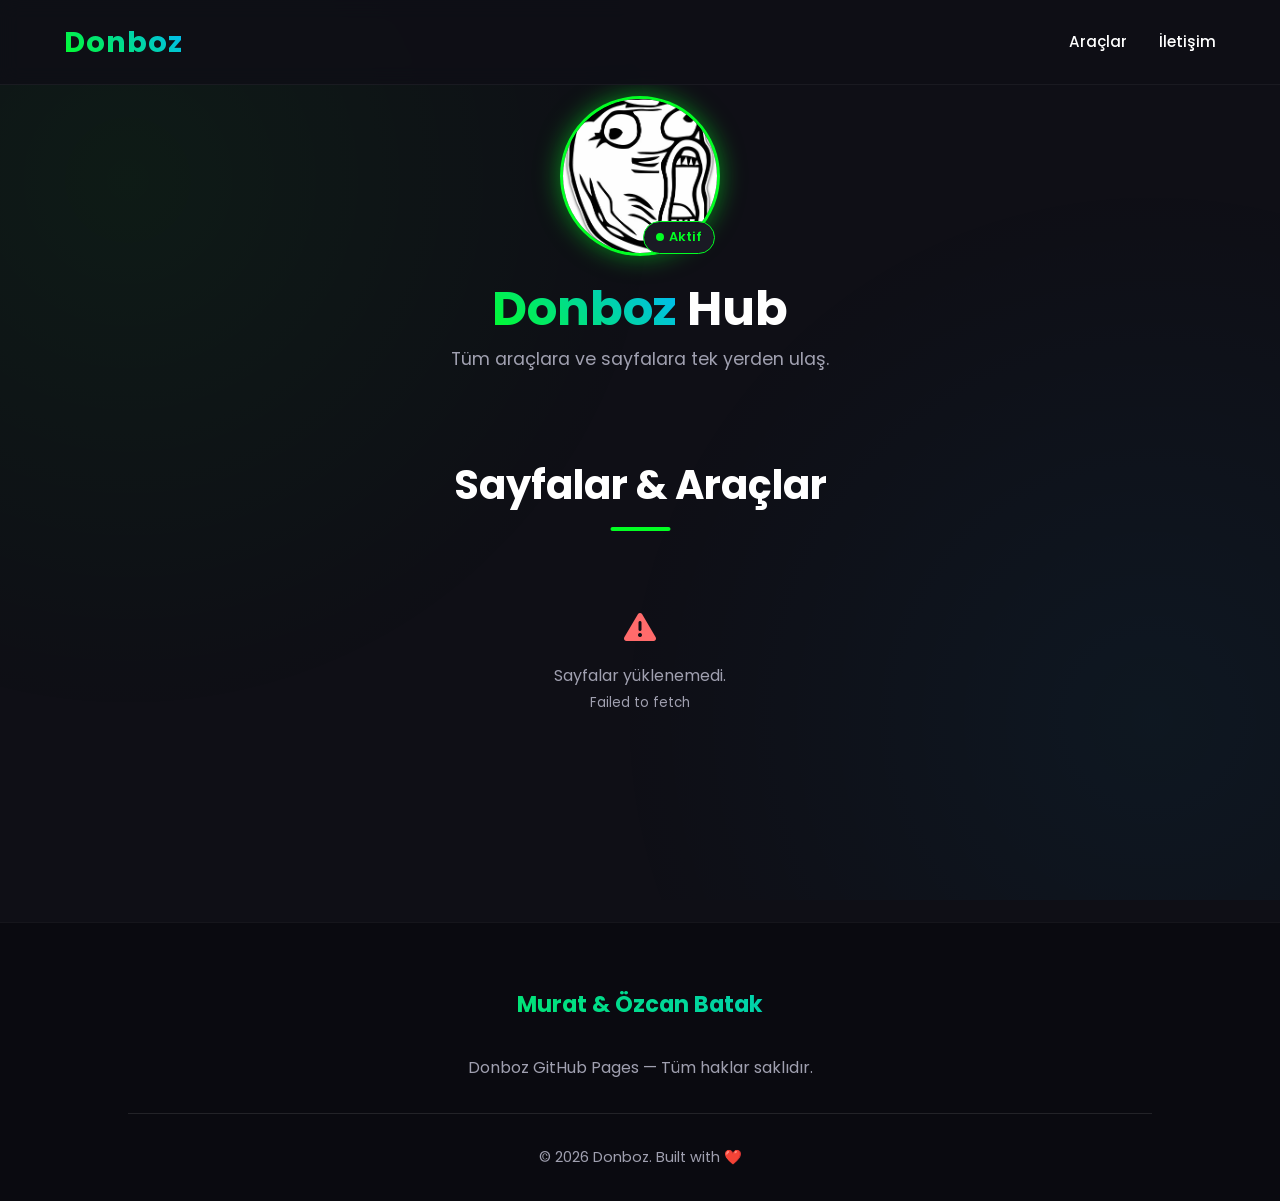
<file: index.html>
<!DOCTYPE html>
<html lang="tr">
<head>
    <meta charset="UTF-8">
    <meta name="viewport" content="width=device-width, initial-scale=1.0">
    <title>Donboz — Ana Sayfa</title>
    <link rel="preconnect" href="https://fonts.googleapis.com">
    <link rel="preconnect" href="https://fonts.gstatic.com" crossorigin>
    <link href="https://fonts.googleapis.com/css2?family=Poppins:wght@400;600;700&display=swap" rel="stylesheet">
    <link rel="stylesheet" href="https://cdnjs.cloudflare.com/ajax/libs/font-awesome/6.5.0/css/all.min.css">
    <link rel="stylesheet" href="style.css">
    <style>
        /* Hub sayfasına özel ek stiller */
        .hub-hero {
            min-height: 40vh;
            display: flex;
            flex-direction: column;
            align-items: center;
            justify-content: center;
            text-align: center;
            padding: 6rem 5% 3rem;
        }

        .hub-hero h1 {
            font-size: 3rem;
            margin-bottom: 0.5rem;
        }

        .hub-hero p {
            color: var(--text-secondary);
            font-size: 1.1rem;
            max-width: 500px;
        }

        /* Araçlar / Sayfalar Izgarası */
        .tools-section {
            padding: 2rem 10% 5rem;
        }

        .tools-grid {
            display: grid;
            grid-template-columns: repeat(auto-fill, minmax(240px, 1fr));
            gap: 1.5rem;
            margin-top: 2rem;
        }

        .tool-card {
            background: var(--card-bg);
            border: 1px solid rgba(255, 255, 255, 0.06);
            border-radius: 18px;
            padding: 2rem 1.5rem;
            text-align: center;
            text-decoration: none;
            color: var(--text-main);
            transition: transform 0.3s, border-color 0.3s, box-shadow 0.3s;
            display: flex;
            flex-direction: column;
            align-items: center;
            gap: 0.75rem;
            cursor: pointer;
        }

        .tool-card:hover {
            transform: translateY(-8px);
            border-color: var(--accent);
            box-shadow: 0 8px 30px rgba(2, 255, 35, 0.15);
        }

        .tool-card .icon {
            width: 60px;
            height: 60px;
            border-radius: 50%;
            background: linear-gradient(135deg, rgba(2,255,35,0.15), rgba(0,183,255,0.15));
            display: flex;
            align-items: center;
            justify-content: center;
            font-size: 1.6rem;
            color: var(--accent);
            border: 1px solid rgba(2, 255, 35, 0.2);
            transition: 0.3s;
        }

        .tool-card:hover .icon {
            background: linear-gradient(135deg, rgba(2,255,35,0.3), rgba(0,183,255,0.3));
            box-shadow: 0 0 20px var(--accent-glow);
        }

        .tool-card h3 {
            font-size: 1.1rem;
            font-weight: 600;
        }

        .tool-card p {
            font-size: 0.85rem;
            color: var(--text-secondary);
        }

        /* Yükleniyor ve boş durum */
        .loading-state,
        .empty-state {
            grid-column: 1 / -1;
            text-align: center;
            padding: 3rem;
            color: var(--text-secondary);
        }

        .loading-state i {
            font-size: 2rem;
            color: var(--accent);
            animation: spin 1s linear infinite;
        }

        @keyframes spin {
            from { transform: rotate(0deg); }
            to { transform: rotate(360deg); }
        }

        /* Section başlık (tekrar kullanılabilir) */
        .tools-section .section-title {
            margin-bottom: 0;
        }

        /* Footer override: kısa bilgi */
        .footer-brand {
            font-size: 1.4rem;
            font-weight: 700;
            background: var(--gradient);
            -webkit-background-clip: text;
            -webkit-text-fill-color: transparent;
            margin-bottom: 0.5rem;
        }

        @media (max-width: 600px) {
            .hub-hero h1 { font-size: 2rem; }
            .tools-section { padding: 2rem 5% 4rem; }
        }
    </style>
</head>
<body>

    <!-- Arkaplan animasyon katmanı -->
    <div class="bg-animation"></div>

    <!-- Header -->
    <header>
        <span class="logo"><span class="gradient-text">Donboz</span></span>
        <nav class="nav-menu" id="navMenu">
            <a href="#tools" class="nav-link">Araçlar</a>
            <a href="#footer" class="nav-link">İletişim</a>
        </nav>
        <div class="menu-toggle" id="menuToggle" aria-label="Menüyü aç/kapat">
            <span class="bar"></span>
            <span class="bar"></span>
            <span class="bar"></span>
        </div>
    </header>

    <!-- Hero -->
    <section class="hub-hero">
        <div class="img-container" style="margin-bottom:1rem;">
            <img src="imgs/s-l400.jpg" alt="Donboz" class="profile-img">
            <span class="status-badge"><span style="width:8px;height:8px;background:var(--accent);border-radius:50%;display:inline-block;"></span> Aktif</span>
        </div>
        <h1><span class="gradient-text">Donboz</span> Hub</h1>
        <p>Tüm araçlara ve sayfalara tek yerden ulaş.</p>
    </section>

    <!-- Araçlar -->
    <main class="tools-section" id="tools">
        <h2 class="section-title">Sayfalar &amp; Araçlar</h2>
        <div class="tools-grid" id="toolsGrid">
            <div class="loading-state">
                <i class="fa-solid fa-circle-notch"></i>
                <p style="margin-top:1rem;">Sayfalar yükleniyor…</p>
            </div>
        </div>
    </main>

    <!-- Footer -->
    <footer id="footer">
        <div class="footer-content">
            <p class="footer-brand">Murat &amp; Özcan Batak</p>
            <p>Donboz GitHub Pages — Tüm haklar saklıdır.</p>
        </div>
        <div class="copyright">
            <p>&copy; <span id="year"></span> Donboz. Built with ❤️</p>
        </div>
    </footer>

    <!-- Yukarı çık butonu -->
    <a href="#" class="scroll-top" id="scrollTop" aria-label="Yukarı çık">
        <i class="fa-solid fa-chevron-up"></i>
    </a>

    <script>
        // ── Yıl ──────────────────────────────────────────────
        document.getElementById('year').textContent = new Date().getFullYear();

        // ── Hamburger Menü ────────────────────────────────────
        const menuToggle = document.getElementById('menuToggle');
        const navMenu    = document.getElementById('navMenu');
        menuToggle.addEventListener('click', () => {
            menuToggle.classList.toggle('active');
            navMenu.classList.toggle('active');
        });

        // ── Yukarı Çık ────────────────────────────────────────
        const scrollTopBtn = document.getElementById('scrollTop');
        window.addEventListener('scroll', () => {
            scrollTopBtn.classList.toggle('active', window.scrollY > 300);
        });

        // ── Sayfa İkonları ────────────────────────────────────
        const PAGE_ICONS = {
            'banner'     : { icon: 'fa-solid fa-scissors',         desc: 'Instagram banner bölücü aracı' },
            'qr'         : { icon: 'fa-solid fa-qrcode',           desc: 'URL veya metin için QR kod oluştur' },
            'links'      : { icon: 'fa-solid fa-link',             desc: "Sosyal medya link hub'ı oluştur ve paylaş" },
            'tshirt'     : { icon: 'fa-solid fa-shirt',            desc: 'Logonu 3D kıyafet üzerinde önizle' },
            'default'    : { icon: 'fa-solid fa-file-code',        desc: 'Bir araç veya sayfa' }
        };

        function getPageMeta(filename) {
            const key = filename.replace('.html', '').toLowerCase();
            return PAGE_ICONS[key] || PAGE_ICONS['default'];
        }

        function friendlyName(filename) {
            const name = filename.replace('.html', '');
            return name.charAt(0).toUpperCase() + name.slice(1);
        }

        // ── GitHub API ile HTML Dosyalarını Otomatik Tespit ───
        const REPO    = 'Donboz/donboz.github.io';
        const API_URL = `https://api.github.com/repos/${REPO}/contents/`;

        async function loadPages() {
            const grid = document.getElementById('toolsGrid');
            try {
                const res   = await fetch(API_URL, { headers: { 'Accept': 'application/vnd.github+json' } });
                if (!res.ok) throw new Error(`GitHub API hatası: ${res.status}`);
                const files = await res.json();

                const htmlFiles = files.filter(f =>
                    f.type === 'file' &&
                    f.name.endsWith('.html') &&
                    f.name.toLowerCase() !== 'index.html'
                );

                grid.innerHTML = '';

                if (htmlFiles.length === 0) {
                    grid.innerHTML = '<div class="empty-state"><i class="fa-solid fa-folder-open" style="font-size:2rem;"></i><p style="margin-top:1rem;">Henüz başka bir sayfa yok.</p></div>';
                    return;
                }

                htmlFiles.forEach(file => {
                    const meta = getPageMeta(file.name);
                    const card = document.createElement('a');
                    card.href      = file.name;
                    card.className = 'tool-card';
                    card.innerHTML = `
                        <div class="icon"><i class="${meta.icon}"></i></div>
                        <h3>${friendlyName(file.name)}</h3>
                        <p>${meta.desc}</p>
                    `;
                    grid.appendChild(card);
                });

            } catch (err) {
                console.error(err);
                grid.innerHTML = `<div class="empty-state"><i class="fa-solid fa-triangle-exclamation" style="font-size:2rem;color:#ff6b6b;"></i><p style="margin-top:1rem;">Sayfalar yüklenemedi.<br><small>${err.message}</small></p></div>`;
            }
        }

        loadPages();
    </script>
</body>
</html>
</file>
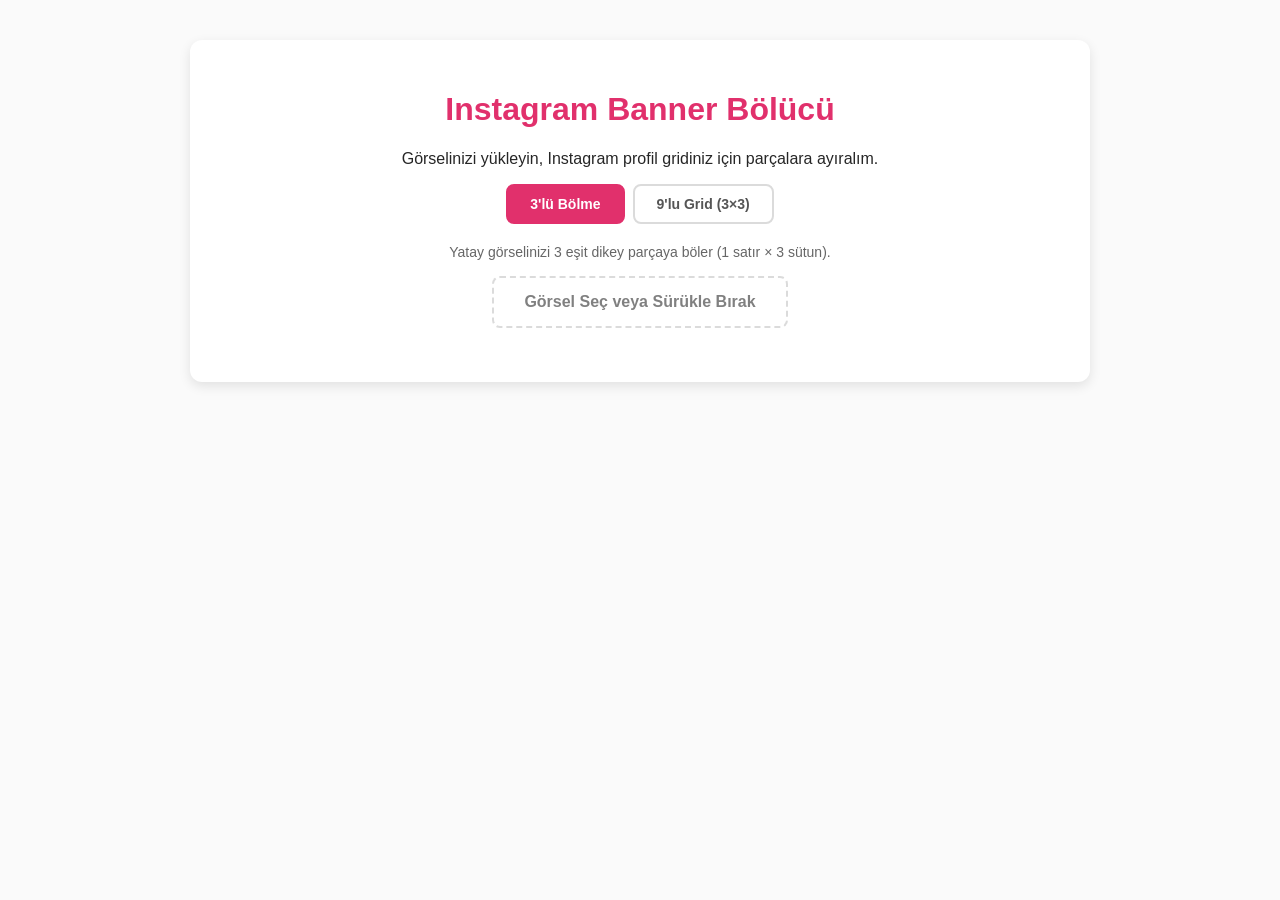
<file: banner.html>
<!DOCTYPE html>
<html lang="tr">
<head>
    <meta charset="UTF-8">
    <meta name="viewport" content="width=device-width, initial-scale=1.0">
    <title>Instagram Banner Bölücü</title>
    <style>
        :root {
            --primary-color: #E1306C;
            --bg-color: #fafafa;
            --text-color: #262626;
        }
        body {
            font-family: -apple-system, BlinkMacSystemFont, "Segoe UI", Roboto, Helvetica, Arial, sans-serif;
            background-color: var(--bg-color);
            color: var(--text-color);
            max-width: 900px;
            margin: 0 auto;
            padding: 20px;
            text-align: center;
        }
        .container {
            background: white;
            padding: 30px;
            border-radius: 12px;
            box-shadow: 0 4px 12px rgba(0,0,0,0.1);
            margin-top: 20px;
        }
        h1 { color: var(--primary-color); }

        /* Mode tabs */
        .mode-tabs {
            display: flex; gap: 8px; justify-content: center; margin-bottom: 20px;
        }
        .mode-tab {
            padding: 10px 22px; border-radius: 8px; border: 2px solid #dbdbdb;
            background: white; cursor: pointer; font-weight: 600;
            font-size: 14px; transition: all 0.2s; color: #555;
        }
        .mode-tab.active {
            background: var(--primary-color); border-color: var(--primary-color); color: white;
        }

        .upload-btn-wrapper {
            position: relative;
            overflow: hidden;
            display: inline-block;
            margin-bottom: 20px;
        }
        .btn {
            border: 2px dashed #dbdbdb;
            color: gray;
            background-color: white;
            padding: 15px 30px;
            border-radius: 8px;
            font-size: 16px;
            font-weight: bold;
            cursor: pointer;
            transition: all 0.3s ease;
        }
        .upload-btn-wrapper input[type=file] {
            font-size: 100px;
            position: absolute;
            left: 0;
            top: 0;
            opacity: 0;
            cursor: pointer;
        }
        .upload-btn-wrapper:hover .btn {
            border-color: var(--primary-color);
            color: var(--primary-color);
        }

        /* 3-split grid preview */
        #preview-container { display: none; margin-top: 30px; }
        .grid-preview {
            display: flex;
            justify-content: center;
            gap: 5px;
            margin-bottom: 20px;
        }
        .grid-item {
            display: flex;
            flex-direction: column;
            align-items: center;
            width: 32%;
        }
        .grid-item img {
            width: 100%;
            height: auto;
            border: 1px solid #dbdbdb;
            border-radius: 4px;
        }
        .download-btn {
            margin-top: 8px;
            background-color: #0095f6;
            color: white;
            border: none;
            padding: 8px 16px;
            border-radius: 4px;
            cursor: pointer;
            text-decoration: none;
            font-size: 13px;
            font-weight: 600;
            display: inline-block;
        }
        .download-btn:hover { background-color: #007bb5; }

        /* 9-grid preview */
        #preview9-container { display: none; margin-top: 30px; }
        .grid9-preview {
            display: grid;
            grid-template-columns: repeat(3, 1fr);
            gap: 3px;
            max-width: 540px;
            margin: 0 auto 16px;
        }
        .grid9-item {
            display: flex;
            flex-direction: column;
            align-items: center;
        }
        .grid9-item img {
            width: 100%;
            aspect-ratio: 1;
            object-fit: cover;
            border: 1px solid #dbdbdb;
            border-radius: 3px;
            display: block;
        }
        .grid9-item .panel-num {
            font-size: 11px;
            color: #888;
            margin-top: 3px;
        }
        .download-all-btn {
            background-color: var(--primary-color);
            color: white;
            border: none;
            padding: 12px 28px;
            border-radius: 8px;
            cursor: pointer;
            font-size: 15px;
            font-weight: 600;
            margin-top: 8px;
        }
        .download-all-btn:hover { background-color: #c1275a; }

        .instructions {
            background-color: #fff9c4;
            padding: 15px;
            border-radius: 8px;
            text-align: left;
            font-size: 14px;
            margin-top: 20px;
            border-left: 4px solid #fbc02d;
        }
        .instructions.nine {
            background-color: #e3f2fd;
            border-left-color: #1976d2;
        }
    </style>
</head>
<body>

    <div class="container">
        <h1>Instagram Banner Bölücü</h1>
        <p>Görselinizi yükleyin, Instagram profil gridiniz için parçalara ayıralım.</p>

        <!-- Mode selector -->
        <div class="mode-tabs">
            <button class="mode-tab active" id="tab3">3'lü Bölme</button>
            <button class="mode-tab" id="tab9">9'lu Grid (3×3)</button>
        </div>

        <div id="modeDesc3" style="font-size:14px;color:#666;margin-bottom:16px;">
            Yatay görselinizi 3 eşit dikey parçaya böler (1 satır × 3 sütun).
        </div>
        <div id="modeDesc9" style="display:none;font-size:14px;color:#666;margin-bottom:16px;">
            Görselinizi 9 eşit kareye böler (3 satır × 3 sütun) — tam Instagram profil gridiniz.
        </div>

        <div class="upload-btn-wrapper">
            <button class="btn">Görsel Seç veya Sürükle Bırak</button>
            <input type="file" id="imageInput" accept="image/png, image/jpeg, image/jpg, image/webp" />
        </div>

        <!-- 3-split result -->
        <div id="preview-container">
            <h3>Önizleme ve İndirme</h3>
            <div class="grid-preview" id="gridPreview"></div>
            <div class="instructions">
                <strong>💡 Yükleme Sırası:</strong> Görsellerin yan yana düzgün durması için parçaları
                <strong>sağdan sola (Parça 3 → 2 → 1)</strong> sırasıyla yükleyin.
            </div>
        </div>

        <!-- 9-grid result -->
        <div id="preview9-container">
            <h3>9'lu Grid Önizleme</h3>
            <div class="grid9-preview" id="grid9Preview"></div>
            <button class="download-all-btn" id="downloadAll9Btn">
                ⬇️ Tüm 9 Parçayı İndir
            </button>
            <div class="instructions nine">
                <strong>💡 Instagram Yükleme Sırası:</strong> Profil gridinde doğru görünmesi için parçaları
                <strong>aşağıdan yukarıya, her satırda sağdan sola</strong> yükleyin:<br>
                <em>9 → 8 → 7 → 6 → 5 → 4 → 3 → 2 → 1</em>
            </div>
        </div>
    </div>

    <script>
        let currentMode = '3';

        document.getElementById('tab3').addEventListener('click', () => {
            currentMode = '3';
            document.getElementById('tab3').classList.add('active');
            document.getElementById('tab9').classList.remove('active');
            document.getElementById('modeDesc3').style.display = '';
            document.getElementById('modeDesc9').style.display = 'none';
            document.getElementById('preview-container').style.display = 'none';
            document.getElementById('preview9-container').style.display = 'none';
        });

        document.getElementById('tab9').addEventListener('click', () => {
            currentMode = '9';
            document.getElementById('tab9').classList.add('active');
            document.getElementById('tab3').classList.remove('active');
            document.getElementById('modeDesc9').style.display = '';
            document.getElementById('modeDesc3').style.display = 'none';
            document.getElementById('preview-container').style.display = 'none';
            document.getElementById('preview9-container').style.display = 'none';
        });

        const imageInput = document.getElementById('imageInput');

        imageInput.addEventListener('change', function(e) {
            const file = e.target.files[0];
            if (!file) return;
            const reader = new FileReader();
            reader.onload = function(event) {
                const img = new Image();
                img.onload = function() {
                    if (currentMode === '3') {
                        process3Split(img, file.name);
                    } else {
                        process9Grid(img, file.name);
                    }
                };
                img.src = event.target.result;
            };
            reader.readAsDataURL(file);
        });

        // ── 3-split ──────────────────────────────────────────
        function process3Split(img, originalFilename) {
            document.getElementById('gridPreview').innerHTML = '';
            document.getElementById('preview9-container').style.display = 'none';

            const width = img.width;
            const height = img.height;
            const partWidth = Math.floor(width / 3);
            const namePrefix = originalFilename.split('.')[0] || 'banner';

            for (let i = 0; i < 3; i++) {
                const canvas = document.createElement('canvas');
                canvas.width = partWidth;
                canvas.height = height;
                const ctx = canvas.getContext('2d');
                ctx.drawImage(img, i * partWidth, 0, partWidth, height, 0, 0, partWidth, height);

                const dataUrl = canvas.toDataURL('image/jpeg', 1.0);
                const itemDiv = document.createElement('div');
                itemDiv.className = 'grid-item';

                const imgPreview = document.createElement('img');
                imgPreview.src = dataUrl;

                const downloadLink = document.createElement('a');
                downloadLink.href = dataUrl;
                downloadLink.download = `${namePrefix}_parca_${i + 1}.jpg`;
                downloadLink.className = 'download-btn';
                downloadLink.innerText = `Parça ${i + 1} İndir`;

                itemDiv.appendChild(imgPreview);
                itemDiv.appendChild(downloadLink);
                document.getElementById('gridPreview').appendChild(itemDiv);
            }
            document.getElementById('preview-container').style.display = 'block';
        }

        // ── 9-grid ───────────────────────────────────────────
        let nineGridDataUrls = [];

        function process9Grid(img, originalFilename) {
            const grid9Preview = document.getElementById('grid9Preview');
            grid9Preview.innerHTML = '';
            document.getElementById('preview-container').style.display = 'none';
            nineGridDataUrls = [];

            // For 9-grid we work with a square crop of the image
            // Each cell is squareCrop/3 × squareCrop/3
            const cellSize = Math.min(Math.floor(img.width / 3), Math.floor(img.height / 3));
            const totalW = cellSize * 3;
            const totalH = cellSize * 3;

            // Center-crop source image to totalW × totalH
            const srcX = Math.floor((img.width  - totalW) / 2);
            const srcY = Math.floor((img.height - totalH) / 2);

            const namePrefix = originalFilename.split('.')[0] || 'grid';

            // Generate all 9 cells: row 0 = top, row 2 = bottom
            // Panel number assignment for Instagram: bottom-left = 1, bottom-right = 3,
            // top-left = 7, top-right = 9
            for (let row = 0; row < 3; row++) {
                for (let col = 0; col < 3; col++) {
                    const panelNum = (2 - row) * 3 + (col + 1); // 7,8,9 | 4,5,6 | 1,2,3
                    const canvas = document.createElement('canvas');
                    canvas.width  = cellSize;
                    canvas.height = cellSize;
                    const ctx = canvas.getContext('2d');
                    ctx.drawImage(
                        img,
                        srcX + col * cellSize, srcY + row * cellSize, cellSize, cellSize,
                        0, 0, cellSize, cellSize
                    );
                    const dataUrl = canvas.toDataURL('image/jpeg', 0.95);
                    nineGridDataUrls[panelNum] = { url: dataUrl, name: `${namePrefix}_panel_${panelNum}.jpg` };

                    const itemDiv = document.createElement('div');
                    itemDiv.className = 'grid9-item';

                    const imgEl = document.createElement('img');
                    imgEl.src = dataUrl;

                    const numEl = document.createElement('div');
                    numEl.className = 'panel-num';
                    numEl.textContent = `Panel ${panelNum}`;

                    itemDiv.appendChild(imgEl);
                    itemDiv.appendChild(numEl);
                    grid9Preview.appendChild(itemDiv);
                }
            }

            document.getElementById('preview9-container').style.display = 'block';
        }

        document.getElementById('downloadAll9Btn').addEventListener('click', () => {
            // Download each panel sequentially with a small delay
            nineGridDataUrls.forEach((item, idx) => {
                if (!item) return;
                setTimeout(() => {
                    const a = document.createElement('a');
                    a.href = item.url;
                    a.download = item.name;
                    a.click();
                }, (idx - 1) * 300);
            });
        });
    </script>
</body>
</html>
</file>
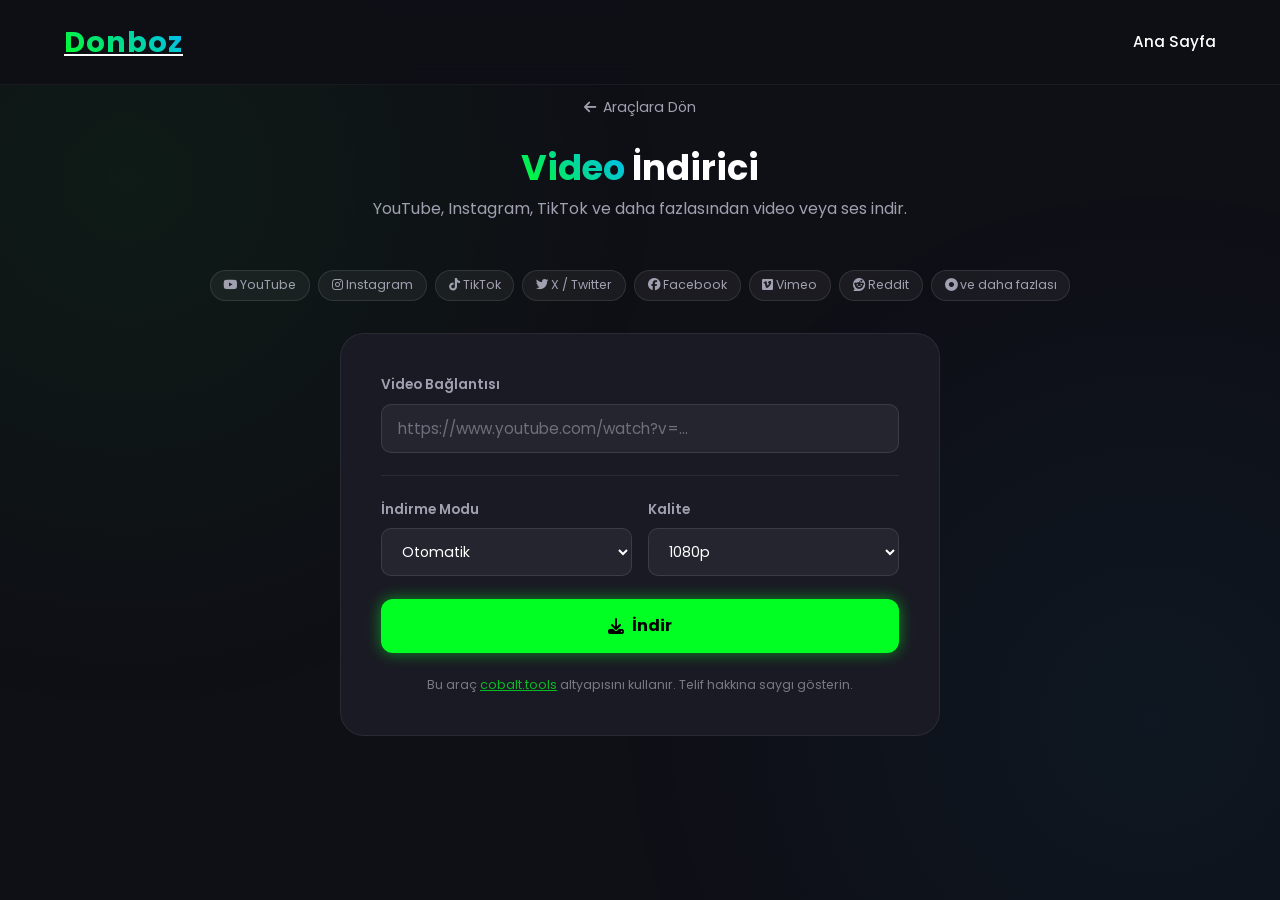
<file: downloader.html>
<!DOCTYPE html>
<html lang="tr">
<head>
    <meta charset="UTF-8">
    <meta name="viewport" content="width=device-width, initial-scale=1.0">
    <title>Video İndirici — Donboz</title>
    <link rel="preconnect" href="https://fonts.googleapis.com">
    <link rel="preconnect" href="https://fonts.gstatic.com" crossorigin>
    <link href="https://fonts.googleapis.com/css2?family=Poppins:wght@400;600;700&display=swap" rel="stylesheet">
    <link rel="stylesheet" href="https://cdnjs.cloudflare.com/ajax/libs/font-awesome/6.5.0/css/all.min.css">
    <link rel="stylesheet" href="style.css">
    <style>
        .page-wrapper {
            min-height: 100vh;
            padding: 6rem 5% 4rem;
            display: flex;
            flex-direction: column;
            align-items: center;
        }
        .page-title { font-size: 2.2rem; margin-bottom: 0.4rem; text-align: center; }
        .page-subtitle { color: var(--text-secondary); margin-bottom: 2.5rem; text-align: center; font-size: 1rem; max-width: 560px; }

        .tool-box {
            background: var(--card-bg);
            border: 1px solid rgba(255,255,255,0.07);
            border-radius: 24px;
            padding: 2.5rem;
            width: 100%;
            max-width: 600px;
            display: flex;
            flex-direction: column;
            gap: 1.4rem;
        }

        .form-group { display: flex; flex-direction: column; gap: 0.5rem; }
        .form-label { font-size: 0.85rem; font-weight: 600; color: var(--text-secondary); }

        .url-row {
            display: flex; gap: 0.6rem;
        }
        .url-input {
            flex: 1;
            background: rgba(255,255,255,0.05);
            border: 1px solid rgba(255,255,255,0.1);
            border-radius: 10px;
            padding: 0.75rem 1rem;
            color: var(--text-main);
            font-family: 'Poppins', sans-serif;
            font-size: 0.95rem;
            outline: none;
            transition: border-color 0.3s;
        }
        .url-input:focus { border-color: var(--accent); }
        .url-input::placeholder { color: var(--text-secondary); opacity: 0.6; }

        select {
            background: rgba(255,255,255,0.05);
            border: 1px solid rgba(255,255,255,0.1);
            border-radius: 10px;
            padding: 0.75rem 1rem;
            color: var(--text-main);
            font-family: 'Poppins', sans-serif;
            font-size: 0.88rem;
            outline: none;
            transition: border-color 0.3s;
            width: 100%;
        }
        select:focus { border-color: var(--accent); }
        select option { background: #1a1a24; }

        .two-col { display: grid; grid-template-columns: 1fr 1fr; gap: 1rem; }

        .btn-primary {
            background: var(--accent); color: #000;
            border: none; border-radius: 12px;
            padding: 0.9rem 2rem; font-size: 1rem; font-weight: 700;
            cursor: pointer; transition: 0.3s;
            display: flex; align-items: center; justify-content: center; gap: 0.5rem;
        }
        .btn-primary:hover { background: #fff; box-shadow: 0 0 20px var(--accent-glow); }
        .btn-primary:disabled { opacity: 0.5; cursor: not-allowed; }

        .divider { border: none; border-top: 1px solid rgba(255,255,255,0.07); margin: 0; }

        /* Result / Status */
        .result-area { display: none; flex-direction: column; gap: 1rem; }
        .result-area.show { display: flex; }

        .status-msg {
            padding: 0.8rem 1.2rem;
            border-radius: 10px;
            font-size: 0.9rem;
            font-weight: 600;
            display: flex; align-items: center; gap: 0.6rem;
        }
        .status-msg.loading { background: rgba(2,255,35,0.08); color: var(--accent); border: 1px solid rgba(2,255,35,0.2); }
        .status-msg.error   { background: rgba(255,80,80,0.08); color: #ff6b6b;      border: 1px solid rgba(255,80,80,0.2); }

        .download-option {
            display: flex; align-items: center; justify-content: space-between;
            background: rgba(255,255,255,0.04); border: 1px solid rgba(255,255,255,0.08);
            border-radius: 12px; padding: 0.9rem 1.2rem;
            transition: 0.2s;
        }
        .download-option:hover { border-color: var(--accent); }
        .download-option .info { display: flex; flex-direction: column; gap: 0.15rem; }
        .download-option .label { font-size: 0.88rem; font-weight: 600; }
        .download-option .sublabel { font-size: 0.78rem; color: var(--text-secondary); }

        .btn-dl {
            background: var(--accent); color: #000;
            border: none; border-radius: 8px;
            padding: 0.5rem 1.1rem; font-size: 0.82rem; font-weight: 700;
            cursor: pointer; transition: 0.3s; white-space: nowrap;
            display: flex; align-items: center; gap: 0.35rem;
        }
        .btn-dl:hover { background: #fff; }

        /* Supported platforms */
        .platforms {
            display: flex; flex-wrap: wrap; gap: 0.5rem; justify-content: center;
            margin-top: 0.5rem;
        }
        .platform-chip {
            background: rgba(255,255,255,0.05); border: 1px solid rgba(255,255,255,0.1);
            border-radius: 20px; padding: 0.3rem 0.8rem; font-size: 0.78rem; color: var(--text-secondary);
        }

        .back-link {
            color: var(--text-secondary); text-decoration: none;
            font-size: 0.88rem; display: flex; align-items: center;
            gap: 0.4rem; margin-bottom: 1.8rem; transition: color 0.3s;
        }
        .back-link:hover { color: var(--accent); }

        .notice {
            font-size: 0.78rem; color: var(--text-secondary);
            text-align: center; opacity: 0.7;
        }

        @media (max-width: 600px) {
            .two-col { grid-template-columns: 1fr; }
            .tool-box { padding: 1.5rem; }
        }
    </style>
</head>
<body>
<div class="bg-animation"></div>

<header>
    <a href="index.html" class="logo"><span class="gradient-text">Donboz</span></a>
    <nav class="nav-menu" id="navMenu">
        <a href="index.html" class="nav-link">Ana Sayfa</a>
    </nav>
    <div class="menu-toggle" id="menuToggle">
        <span class="bar"></span><span class="bar"></span><span class="bar"></span>
    </div>
</header>

<div class="page-wrapper">
    <a href="index.html" class="back-link"><i class="fa-solid fa-arrow-left"></i> Araçlara Dön</a>
    <h1 class="page-title"><span class="gradient-text">Video</span> İndirici</h1>
    <p class="page-subtitle">YouTube, Instagram, TikTok ve daha fazlasından video veya ses indir.</p>

    <!-- Platform chips -->
    <div class="platforms" style="margin-bottom:2rem;">
        <span class="platform-chip"><i class="fa-brands fa-youtube"></i> YouTube</span>
        <span class="platform-chip"><i class="fa-brands fa-instagram"></i> Instagram</span>
        <span class="platform-chip"><i class="fa-brands fa-tiktok"></i> TikTok</span>
        <span class="platform-chip"><i class="fa-brands fa-twitter"></i> X / Twitter</span>
        <span class="platform-chip"><i class="fa-brands fa-facebook"></i> Facebook</span>
        <span class="platform-chip"><i class="fa-brands fa-vimeo"></i> Vimeo</span>
        <span class="platform-chip"><i class="fa-brands fa-reddit"></i> Reddit</span>
        <span class="platform-chip"><i class="fa-solid fa-circle-dot"></i> ve daha fazlası</span>
    </div>

    <div class="tool-box">
        <!-- URL -->
        <div class="form-group">
            <label class="form-label" for="videoUrl">Video Bağlantısı</label>
            <input class="url-input" type="url" id="videoUrl"
                   placeholder="https://www.youtube.com/watch?v=…">
        </div>

        <hr class="divider">

        <!-- Options -->
        <div class="two-col">
            <div class="form-group">
                <label class="form-label" for="dlMode">İndirme Modu</label>
                <select id="dlMode">
                    <option value="auto">Otomatik</option>
                    <option value="audio">Sadece Ses (MP3)</option>
                    <option value="mute">Sessiz Video</option>
                </select>
            </div>
            <div class="form-group">
                <label class="form-label" for="videoQuality">Kalite</label>
                <select id="videoQuality">
                    <option value="max">En Yüksek</option>
                    <option value="4320">8K / 4320p</option>
                    <option value="2160">4K / 2160p</option>
                    <option value="1440">1440p</option>
                    <option value="1080" selected>1080p</option>
                    <option value="720">720p</option>
                    <option value="480">480p</option>
                    <option value="360">360p</option>
                    <option value="240">240p</option>
                    <option value="144">144p</option>
                </select>
            </div>
        </div>

        <div class="form-group" id="audioFormatGroup">
            <label class="form-label" for="audioFormat">Ses Formatı</label>
            <select id="audioFormat">
                <option value="mp3">MP3</option>
                <option value="ogg">OGG</option>
                <option value="wav">WAV</option>
                <option value="opus">Opus</option>
                <option value="best">Orijinal Kalite</option>
            </select>
        </div>

        <button class="btn-primary" id="fetchBtn">
            <i class="fa-solid fa-download"></i> İndir
        </button>

        <!-- Result -->
        <div class="result-area" id="resultArea">
            <div class="status-msg loading" id="statusMsg">
                <i class="fa-solid fa-circle-notch fa-spin"></i>
                <span id="statusText">Bağlantı işleniyor…</span>
            </div>
            <div id="downloadOptions"></div>
        </div>

        <p class="notice">
            Bu araç <a href="https://cobalt.tools" target="_blank" rel="noopener" style="color:var(--accent);">cobalt.tools</a>
            altyapısını kullanır. Telif hakkına saygı gösterin.
        </p>
    </div>
</div>

<script>
    // ── Hamburger ───────────────────────────────────────────
    document.getElementById('menuToggle').addEventListener('click', () => {
        document.getElementById('menuToggle').classList.toggle('active');
        document.getElementById('navMenu').classList.toggle('active');
    });

    // ── Hide/show audio format based on mode ────────────────
    document.getElementById('dlMode').addEventListener('change', (e) => {
        document.getElementById('audioFormatGroup').style.display =
            e.target.value === 'audio' ? '' : 'none';
    });
    // Initial state
    document.getElementById('audioFormatGroup').style.display = 'none';

    // ── Fetch ────────────────────────────────────────────────
    document.getElementById('fetchBtn').addEventListener('click', startDownload);

    async function startDownload() {
        const url = document.getElementById('videoUrl').value.trim();
        if (!url) { alert('Lütfen bir video bağlantısı girin.'); return; }

        const mode    = document.getElementById('dlMode').value;
        const quality = document.getElementById('videoQuality').value;
        const aFmt    = document.getElementById('audioFormat').value;

        const resultArea = document.getElementById('resultArea');
        const statusMsg  = document.getElementById('statusMsg');
        const statusText = document.getElementById('statusText');
        const dlOptions  = document.getElementById('downloadOptions');
        const fetchBtn   = document.getElementById('fetchBtn');

        // Show loading
        resultArea.classList.add('show');
        statusMsg.className = 'status-msg loading';
        statusMsg.style.display = 'flex';
        statusText.textContent = 'Bağlantı işleniyor…';
        dlOptions.innerHTML = '';
        fetchBtn.disabled = true;

        try {
            const body = {
                url: url,
                videoQuality: quality === 'max' ? undefined : quality,
                downloadMode: mode,
                audioFormat: mode === 'audio' ? aFmt : undefined,
                filenameStyle: 'pretty',
                youtubeVideoCodec: 'h264'
            };
            // Remove undefined keys
            Object.keys(body).forEach(k => body[k] === undefined && delete body[k]);

            const res = await fetch('https://api.cobalt.tools/', {
                method: 'POST',
                headers: {
                    'Content-Type': 'application/json',
                    'Accept': 'application/json'
                },
                body: JSON.stringify(body)
            });

            if (!res.ok) {
                throw new Error(`Sunucu hatası: ${res.status}`);
            }

            const data = await res.json();
            statusMsg.style.display = 'none';

            if (data.status === 'error') {
                showError(data.error?.code || 'Bilinmeyen hata');
                return;
            }

            if (data.status === 'redirect' || data.status === 'tunnel') {
                addDownloadOption({
                    label: data.filename || 'İndir',
                    sublabel: data.status === 'tunnel' ? 'cobalt tüneli' : 'Doğrudan bağlantı',
                    url: data.url,
                    filename: data.filename || 'video'
                });
            } else if (data.status === 'picker') {
                data.picker.forEach((item, i) => {
                    addDownloadOption({
                        label: item.type === 'photo' ? `Fotoğraf ${i + 1}` : `Video ${i + 1}`,
                        sublabel: item.type || 'media',
                        url: item.url,
                        filename: `item_${i + 1}`
                    });
                });
            } else {
                showError('Desteklenmeyen yanıt. Bağlantıyı kontrol edin.');
            }
        } catch (err) {
            showError(err.message || 'Bir hata oluştu.');
        } finally {
            fetchBtn.disabled = false;
        }
    }

    function addDownloadOption({ label, sublabel, url, filename }) {
        const el = document.createElement('div');
        el.className = 'download-option';
        el.innerHTML = `
            <div class="info">
                <span class="label"><i class="fa-solid fa-file-video" style="color:var(--accent);margin-right:0.4rem;"></i>${escHtml(label)}</span>
                <span class="sublabel">${escHtml(sublabel)}</span>
            </div>
            <button class="btn-dl">
                <i class="fa-solid fa-download"></i> İndir
            </button>
        `;
        el.querySelector('.btn-dl').addEventListener('click', () => {
            // Open in new tab; browser handles download based on Content-Disposition
            const a = document.createElement('a');
            a.href = url;
            a.target = '_blank';
            a.rel = 'noopener';
            a.click();
        });
        document.getElementById('downloadOptions').appendChild(el);
    }

    function showError(msg) {
        const statusMsg = document.getElementById('statusMsg');
        statusMsg.className = 'status-msg error';
        statusMsg.style.display = 'flex';
        document.getElementById('statusText').textContent = msg;
    }

    function escHtml(str) {
        return String(str)
            .replace(/&/g, '&amp;')
            .replace(/</g, '&lt;')
            .replace(/>/g, '&gt;')
            .replace(/"/g, '&quot;');
    }
</script>
</body>
</html>
</file>
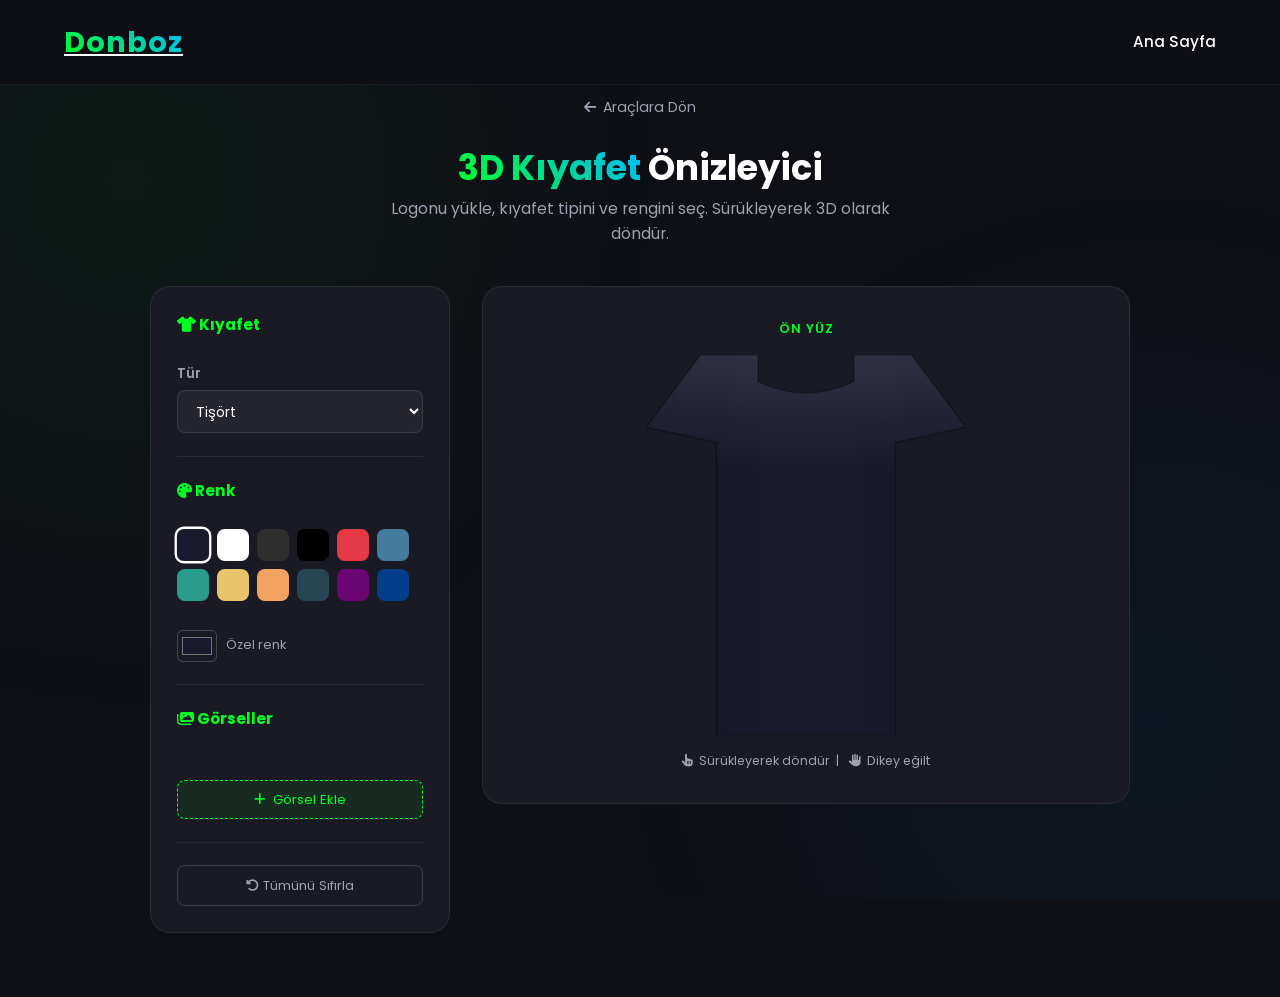
<file: tshirt.html>
<!DOCTYPE html>
<html lang="tr">
<head>
    <meta charset="UTF-8">
    <meta name="viewport" content="width=device-width, initial-scale=1.0">
    <title>3D Kıyafet Önizleyici — Donboz</title>
    <link rel="preconnect" href="https://fonts.googleapis.com">
    <link rel="preconnect" href="https://fonts.gstatic.com" crossorigin>
    <link href="https://fonts.googleapis.com/css2?family=Poppins:wght@400;600;700&display=swap" rel="stylesheet">
    <link rel="stylesheet" href="https://cdnjs.cloudflare.com/ajax/libs/font-awesome/6.5.0/css/all.min.css">
    <link rel="stylesheet" href="style.css">
    <style>
        .page-wrapper {
            min-height: 100vh;
            padding: 6rem 5% 4rem;
            display: flex;
            flex-direction: column;
            align-items: center;
        }
        .page-title { font-size: 2.2rem; margin-bottom: 0.4rem; text-align: center; }
        .page-subtitle { color: var(--text-secondary); margin-bottom: 2.5rem; text-align: center; font-size: 0.98rem; max-width: 520px; }

        .back-link {
            color: var(--text-secondary); text-decoration: none; font-size: 0.88rem;
            display: inline-flex; align-items: center; gap: 0.4rem;
            margin-bottom: 1.8rem; transition: color 0.3s;
        }
        .back-link:hover { color: var(--accent); }

        /* Main layout */
        .main-layout {
            display: grid;
            grid-template-columns: 300px 1fr;
            gap: 2rem;
            width: 100%;
            max-width: 980px;
            align-items: start;
        }

        /* Controls panel */
        .controls-panel {
            background: var(--card-bg);
            border: 1px solid rgba(255,255,255,0.07);
            border-radius: 20px;
            padding: 1.6rem;
            display: flex; flex-direction: column; gap: 1.4rem;
        }
        .controls-panel h3 { font-size: 0.95rem; color: var(--accent); margin-bottom: 0.2rem; }

        .form-label { font-size: 0.82rem; font-weight: 600; color: var(--text-secondary); display: block; margin-bottom: 0.4rem; }

        select, input[type="range"] {
            background: rgba(255,255,255,0.05);
            border: 1px solid rgba(255,255,255,0.1);
            border-radius: 8px;
            padding: 0.6rem 0.9rem;
            color: var(--text-main);
            font-family: 'Poppins', sans-serif;
            font-size: 0.88rem;
            outline: none;
            width: 100%;
        }
        select option { background: #1a1a24; }

        .color-row { display: flex; gap: 0.5rem; flex-wrap: wrap; }
        .color-swatch {
            width: 32px; height: 32px; border-radius: 8px;
            cursor: pointer; border: 2px solid transparent;
            transition: 0.2s; flex-shrink: 0;
        }
        .color-swatch.active, .color-swatch:hover { border-color: #fff; transform: scale(1.15); }

        .custom-color-row { display: flex; align-items: center; gap: 0.6rem; margin-top: 0.4rem; }
        .custom-color-row input[type="color"] {
            width: 40px; height: 32px; padding: 2px; border-radius: 6px;
            border: 1px solid rgba(255,255,255,0.2); background: transparent;
            cursor: pointer; flex-shrink: 0;
        }
        .custom-color-row span { font-size: 0.8rem; color: var(--text-secondary); }

        .upload-zone {
            border: 2px dashed rgba(255,255,255,0.15);
            border-radius: 10px;
            padding: 1rem;
            text-align: center;
            cursor: pointer;
            transition: 0.3s;
            color: var(--text-secondary);
            font-size: 0.82rem;
            position: relative;
        }
        .upload-zone:hover { border-color: var(--accent); color: var(--accent); }
        .upload-zone input[type="file"] { position: absolute; inset: 0; opacity: 0; cursor: pointer; width: 100%; height: 100%; }
        .upload-zone .thumb { max-width: 60px; max-height: 60px; border-radius: 6px; border: 1px solid var(--accent); margin: 0.4rem auto 0; display: none; }

        .slider-row { display: flex; align-items: center; gap: 0.8rem; }
        .slider-row input[type="range"] { padding: 0; border: none; background: transparent; flex: 1; accent-color: var(--accent); }
        .slider-row span { font-size: 0.8rem; color: var(--accent); font-weight: 600; min-width: 34px; text-align: right; }

        .btn-reset {
            background: transparent; border: 1px solid rgba(255,255,255,0.15);
            color: var(--text-secondary); border-radius: 8px;
            padding: 0.6rem 1rem; font-size: 0.82rem; cursor: pointer;
            transition: 0.3s; width: 100%; font-family: 'Poppins', sans-serif;
        }
        .btn-reset:hover { border-color: var(--accent); color: var(--accent); }

        .divider { border: none; border-top: 1px solid rgba(255,255,255,0.07); }

        /* Viewer panel */
        .viewer-panel {
            background: var(--card-bg);
            border: 1px solid rgba(255,255,255,0.07);
            border-radius: 20px;
            padding: 2rem;
            display: flex; flex-direction: column; align-items: center; gap: 1rem;
        }

        /* 3D scene */
        .scene {
            perspective: 900px;
            width: 320px; height: 380px;
            cursor: grab;
            user-select: none;
            -webkit-user-select: none;
        }
        .scene:active { cursor: grabbing; }

        .card {
            width: 100%; height: 100%;
            transform-style: preserve-3d;
            transition: transform 0.06s ease-out;
            position: relative;
        }

        .face {
            position: absolute; inset: 0;
            backface-visibility: hidden;
            -webkit-backface-visibility: hidden;
        }
        .face-back { transform: rotateY(180deg); }

        .face canvas { display: block; width: 100%; height: 100%; }

        .viewer-hint {
            font-size: 0.78rem; color: var(--text-secondary);
            display: flex; align-items: center; gap: 0.4rem;
        }

        .face-badge {
            font-size: 0.78rem; color: var(--accent);
            font-weight: 600; letter-spacing: 1px; text-transform: uppercase;
        }

        /* Image layers panel */
        .layers-list { display: flex; flex-direction: column; gap: 0.8rem; }
        .layer-card {
            background: rgba(255,255,255,0.04);
            border: 1px solid rgba(255,255,255,0.08);
            border-radius: 12px; padding: 0.9rem;
            display: flex; flex-direction: column; gap: 0.5rem;
        }
        .layer-card-header {
            display: flex; align-items: center; justify-content: space-between;
        }
        .layer-card-title {
            font-size: 0.8rem; font-weight: 600; color: var(--accent);
            display: flex; align-items: center; gap: 0.4rem;
        }
        .btn-remove-layer {
            background: transparent; border: none; color: rgba(255,100,100,0.7);
            cursor: pointer; font-size: 0.9rem; padding: 2px 6px; border-radius: 4px;
            transition: 0.2s;
        }
        .btn-remove-layer:hover { color: #ff6b6b; background: rgba(255,100,100,0.1); }
        .layer-upload {
            border: 2px dashed rgba(255,255,255,0.15); border-radius: 8px;
            padding: 0.6rem; text-align: center; cursor: pointer;
            transition: 0.3s; color: var(--text-secondary); font-size: 0.78rem;
            position: relative;
        }
        .layer-upload:hover { border-color: var(--accent); color: var(--accent); }
        .layer-upload input[type="file"] {
            position: absolute; inset: 0; opacity: 0; cursor: pointer; width: 100%; height: 100%;
        }
        .layer-thumb {
            max-width: 44px; max-height: 44px; border-radius: 4px;
            border: 1px solid var(--accent); margin: 0.3rem auto 0; display: none; object-fit: contain;
        }
        .btn-add-layer {
            background: rgba(2,255,35,0.08); border: 1px dashed var(--accent);
            color: var(--accent); border-radius: 8px; padding: 0.55rem 1rem;
            font-size: 0.82rem; cursor: pointer; transition: 0.3s; width: 100%;
            font-family: 'Poppins', sans-serif; display: flex; align-items: center;
            justify-content: center; gap: 0.4rem;
        }
        .btn-add-layer:hover { background: rgba(2,255,35,0.18); }

        @media (max-width: 860px) {
            .main-layout { grid-template-columns: 1fr; }
            .scene { width: 280px; height: 330px; }
        }
        @media (max-width: 480px) {
            .scene { width: 240px; height: 285px; }
            .controls-panel { padding: 1.2rem; }
        }
    </style>
</head>
<body>
<div class="bg-animation"></div>

<header>
    <a href="index.html" class="logo"><span class="gradient-text">Donboz</span></a>
    <nav class="nav-menu" id="navMenu">
        <a href="index.html" class="nav-link">Ana Sayfa</a>
    </nav>
    <div class="menu-toggle" id="menuToggle">
        <span class="bar"></span><span class="bar"></span><span class="bar"></span>
    </div>
</header>

<div class="page-wrapper">
    <a href="index.html" class="back-link"><i class="fa-solid fa-arrow-left"></i> Araçlara Dön</a>
    <h1 class="page-title"><span class="gradient-text">3D Kıyafet</span> Önizleyici</h1>
    <p class="page-subtitle">Logonu yükle, kıyafet tipini ve rengini seç. Sürükleyerek 3D olarak döndür.</p>

    <div class="main-layout">
        <!-- Controls -->
        <div class="controls-panel">
            <h3><i class="fa-solid fa-shirt"></i> Kıyafet</h3>
            <div>
                <label class="form-label" for="clothingType">Tür</label>
                <select id="clothingType">
                    <option value="tshirt">Tişört</option>
                    <option value="hoodie">Hoodie / Kapüşonlu</option>
                    <option value="sweatshirt">Sweatshirt</option>
                </select>
            </div>

            <hr class="divider">
            <h3><i class="fa-solid fa-palette"></i> Renk</h3>
            <div class="color-row" id="colorSwatches"></div>
            <div class="custom-color-row">
                <input type="color" id="customColor" value="#1a1a2e" title="Özel renk seç">
                <span>Özel renk</span>
            </div>

            <hr class="divider">
            <h3><i class="fa-solid fa-images"></i> Görseller</h3>
            <div class="layers-list" id="layersList"></div>
            <button class="btn-add-layer" id="addLayerBtn"><i class="fa-solid fa-plus"></i> Görsel Ekle</button>

            <hr class="divider">
            <button class="btn-reset" id="resetBtn"><i class="fa-solid fa-rotate-left"></i> Tümünü Sıfırla</button>
        </div>

        <!-- Viewer -->
        <div class="viewer-panel">
            <p class="face-badge" id="faceBadge">Ön Yüz</p>
            <div class="scene" id="scene">
                <div class="card" id="card">
                    <div class="face face-front">
                        <canvas id="frontCanvas" width="320" height="380"></canvas>
                    </div>
                    <div class="face face-back">
                        <canvas id="backCanvas" width="320" height="380"></canvas>
                    </div>
                </div>
            </div>
            <p class="viewer-hint"><i class="fa-solid fa-hand-pointer"></i> Sürükleyerek döndür &nbsp;|&nbsp; <i class="fa-solid fa-hand"></i> Dikey eğilt</p>
        </div>
    </div>
</div>

<script>
// ── Hamburger ───────────────────────────────────────
document.getElementById('menuToggle').addEventListener('click', () => {
    document.getElementById('menuToggle').classList.toggle('active');
    document.getElementById('navMenu').classList.toggle('active');
});

// ── State ───────────────────────────────────────────
let shirtColor   = '#1a1a2e';
let clothingType = 'tshirt';

// Image layers: { img, scale, posX, posY }
let layers = [];
let layerIdCounter = 0;

let rotY = 0, rotX = 0;
let isDragging = false;
let lastX = 0, lastY = 0;

// ── Color swatches ──────────────────────────────────
const COLORS = [
    '#1a1a2e', '#ffffff', '#2e2e2e', '#000000',
    '#e63946', '#457b9d', '#2a9d8f', '#e9c46a',
    '#f4a261', '#264653', '#6a0572', '#023e8a'
];

const swatchesEl = document.getElementById('colorSwatches');
COLORS.forEach(c => {
    const s = document.createElement('div');
    s.className = 'color-swatch' + (c === shirtColor ? ' active' : '');
    s.style.background = c;
    s.title = c;
    s.addEventListener('click', () => {
        shirtColor = c;
        document.getElementById('customColor').value = c;
        document.querySelectorAll('.color-swatch').forEach(el => el.classList.remove('active'));
        s.classList.add('active');
        redraw();
    });
    swatchesEl.appendChild(s);
});

document.getElementById('customColor').addEventListener('input', (e) => {
    shirtColor = e.target.value;
    document.querySelectorAll('.color-swatch').forEach(el => el.classList.remove('active'));
    redraw();
});

// ── Clothing type ───────────────────────────────────
document.getElementById('clothingType').addEventListener('change', (e) => {
    clothingType = e.target.value;
    redraw();
});

// ── Layer management ────────────────────────────────
function createLayerCard(layerId) {
    const layer = layers.find(l => l.id === layerId);
    if (!layer) return;

    const card = document.createElement('div');
    card.className = 'layer-card';
    card.id = `layer-card-${layerId}`;
    card.innerHTML = `
        <div class="layer-card-header">
            <span class="layer-card-title"><i class="fa-solid fa-image"></i> Görsel ${layerId}</span>
            <button class="btn-remove-layer" data-id="${layerId}" title="Kaldır"><i class="fa-solid fa-xmark"></i></button>
        </div>
        <div class="layer-upload" id="upload-zone-${layerId}">
            <input type="file" accept="image/*" data-id="${layerId}">
            <i class="fa-solid fa-upload" style="font-size:1rem;display:block;margin-bottom:0.2rem;"></i>
            <span id="upload-label-${layerId}">Görsel seçmek için tıkla</span>
            <img id="upload-thumb-${layerId}" class="layer-thumb" alt="Önizleme">
        </div>
        <label class="form-label" style="margin-top:0.3rem;">Boyut</label>
        <div class="slider-row">
            <input type="range" data-id="${layerId}" data-prop="scale" min="5" max="90" value="${Math.round(layer.scale * 100)}">
            <span id="scale-val-${layerId}">${Math.round(layer.scale * 100)}%</span>
        </div>
        <label class="form-label">Yatay Konum</label>
        <div class="slider-row">
            <input type="range" data-id="${layerId}" data-prop="posX" min="-40" max="40" value="${layer.posX}">
            <span id="posX-val-${layerId}">${layer.posX}</span>
        </div>
        <label class="form-label">Dikey Konum</label>
        <div class="slider-row">
            <input type="range" data-id="${layerId}" data-prop="posY" min="-35" max="35" value="${layer.posY}">
            <span id="posY-val-${layerId}">${layer.posY}</span>
        </div>
    `;

    // File input handler
    card.querySelector('input[type="file"]').addEventListener('change', (e) => {
        const file = e.target.files[0];
        if (!file) return;
        const reader = new FileReader();
        reader.onload = (ev) => {
            const img = new Image();
            img.onload = () => {
                const l = layers.find(x => x.id === layerId);
                if (l) { l.img = img; redraw(); }
                const thumb = document.getElementById(`upload-thumb-${layerId}`);
                thumb.src = ev.target.result;
                thumb.style.display = 'block';
                document.getElementById(`upload-label-${layerId}`).textContent = file.name;
            };
            img.src = ev.target.result;
        };
        reader.readAsDataURL(file);
    });

    // Slider handlers
    card.querySelectorAll('input[type="range"]').forEach(slider => {
        slider.addEventListener('input', (e) => {
            const id   = parseInt(e.target.dataset.id);
            const prop = e.target.dataset.prop;
            const val  = parseInt(e.target.value);
            const l    = layers.find(x => x.id === id);
            if (!l) return;
            if (prop === 'scale') {
                l.scale = val / 100;
                document.getElementById(`scale-val-${id}`).textContent = val + '%';
            } else if (prop === 'posX') {
                l.posX = val;
                document.getElementById(`posX-val-${id}`).textContent = val;
            } else if (prop === 'posY') {
                l.posY = val;
                document.getElementById(`posY-val-${id}`).textContent = val;
            }
            redraw();
        });
    });

    // Remove button
    card.querySelector('.btn-remove-layer').addEventListener('click', (e) => {
        const id = parseInt(e.currentTarget.dataset.id);
        layers = layers.filter(l => l.id !== id);
        document.getElementById(`layer-card-${id}`)?.remove();
        redraw();
    });

    document.getElementById('layersList').appendChild(card);
}

document.getElementById('addLayerBtn').addEventListener('click', () => {
    if (layers.length >= 5) { alert('En fazla 5 görsel ekleyebilirsiniz.'); return; }
    layerIdCounter++;
    layers.push({ id: layerIdCounter, img: null, scale: 0.35, posX: 0, posY: 0 });
    createLayerCard(layerIdCounter);
});

// ── Reset ───────────────────────────────────────────
document.getElementById('resetBtn').addEventListener('click', () => {
    // Reset 3D rotation
    rotY = 0; rotX = 0;
    document.getElementById('card').style.transform = 'rotateY(0deg) rotateX(0deg)';
    updateFaceBadge();

    // Reset all layer positions/scales to defaults
    layers.forEach(l => {
        l.scale = 0.35; l.posX = 0; l.posY = 0;
        const scaleEl = document.getElementById(`scale-val-${l.id}`);
        const scaleSlider = document.querySelector(`[data-id="${l.id}"][data-prop="scale"]`);
        const posXEl = document.getElementById(`posX-val-${l.id}`);
        const posXSlider = document.querySelector(`[data-id="${l.id}"][data-prop="posX"]`);
        const posYEl = document.getElementById(`posY-val-${l.id}`);
        const posYSlider = document.querySelector(`[data-id="${l.id}"][data-prop="posY"]`);
        if (scaleEl) scaleEl.textContent = '35%';
        if (scaleSlider) scaleSlider.value = 35;
        if (posXEl) posXEl.textContent = '0';
        if (posXSlider) posXSlider.value = 0;
        if (posYEl) posYEl.textContent = '0';
        if (posYSlider) posYSlider.value = 0;
    });
    redraw();
});

// ══════════════════════════════════════════════════
// DRAWING
// ══════════════════════════════════════════════════
const W = 320, H = 380;

const PATHS = {
    tshirt: {
        front: (ctx, w, h) => {
            ctx.beginPath();
            ctx.moveTo(0.17*w, 0);
            ctx.lineTo(0.35*w, 0);
            ctx.lineTo(0.35*w, 0.07*h);
            ctx.quadraticCurveTo(0.50*w, 0.13*h, 0.65*w, 0.07*h);
            ctx.lineTo(0.65*w, 0);
            ctx.lineTo(0.83*w, 0);
            ctx.lineTo(w,      0.19*h);
            ctx.lineTo(0.78*w, 0.23*h);
            ctx.lineTo(0.78*w, h);
            ctx.lineTo(0.22*w, h);
            ctx.lineTo(0.22*w, 0.23*h);
            ctx.lineTo(0,      0.19*h);
            ctx.closePath();
        },
        back: (ctx, w, h) => {
            ctx.beginPath();
            ctx.moveTo(0.17*w, 0);
            ctx.lineTo(0.83*w, 0);
            ctx.lineTo(w,      0.19*h);
            ctx.lineTo(0.78*w, 0.23*h);
            ctx.lineTo(0.78*w, h);
            ctx.lineTo(0.22*w, h);
            ctx.lineTo(0.22*w, 0.23*h);
            ctx.lineTo(0,      0.19*h);
            ctx.closePath();
        }
    },
    sweatshirt: {
        front: (ctx, w, h) => {
            ctx.beginPath();
            ctx.moveTo(0.14*w, 0);
            ctx.lineTo(0.34*w, 0);
            ctx.lineTo(0.34*w, 0.07*h);
            ctx.quadraticCurveTo(0.50*w, 0.12*h, 0.66*w, 0.07*h);
            ctx.lineTo(0.66*w, 0);
            ctx.lineTo(0.86*w, 0);
            ctx.lineTo(w,      0.18*h);
            ctx.lineTo(0.80*w, 0.23*h);
            ctx.lineTo(0.80*w, 0.92*h);
            ctx.lineTo(0.20*w, 0.92*h);
            ctx.lineTo(0.20*w, 0.23*h);
            ctx.lineTo(0,      0.18*h);
            ctx.closePath();
        },
        back: (ctx, w, h) => {
            ctx.beginPath();
            ctx.moveTo(0.14*w, 0);
            ctx.lineTo(0.86*w, 0);
            ctx.lineTo(w,      0.18*h);
            ctx.lineTo(0.80*w, 0.23*h);
            ctx.lineTo(0.80*w, 0.92*h);
            ctx.lineTo(0.20*w, 0.92*h);
            ctx.lineTo(0.20*w, 0.23*h);
            ctx.lineTo(0,      0.18*h);
            ctx.closePath();
        }
    },
    hoodie: {
        front: (ctx, w, h) => {
            ctx.beginPath();
            ctx.moveTo(0.14*w, 0.12*h);
            ctx.lineTo(0.86*w, 0.12*h);
            ctx.lineTo(w,      0.26*h);
            ctx.lineTo(0.80*w, 0.32*h);
            ctx.lineTo(0.80*w, 0.92*h);
            ctx.lineTo(0.20*w, 0.92*h);
            ctx.lineTo(0.20*w, 0.32*h);
            ctx.lineTo(0,      0.26*h);
            ctx.closePath();
        },
        back: (ctx, w, h) => {
            ctx.beginPath();
            ctx.moveTo(0.14*w, 0.12*h);
            ctx.lineTo(0.86*w, 0.12*h);
            ctx.lineTo(w,      0.26*h);
            ctx.lineTo(0.80*w, 0.32*h);
            ctx.lineTo(0.80*w, 0.92*h);
            ctx.lineTo(0.20*w, 0.92*h);
            ctx.lineTo(0.20*w, 0.32*h);
            ctx.lineTo(0,      0.26*h);
            ctx.closePath();
        }
    }
};

function hexToRgb(hex) {
    const r = parseInt(hex.slice(1,3),16);
    const g = parseInt(hex.slice(3,5),16);
    const b = parseInt(hex.slice(5,7),16);
    return { r, g, b };
}

function shadeColor(hex, factor) {
    const {r,g,b} = hexToRgb(hex);
    const clamp = v => Math.min(255, Math.max(0, Math.round(v)));
    return `rgb(${clamp(r*factor)},${clamp(g*factor)},${clamp(b*factor)})`;
}

function drawShirt(canvas, isFront) {
    const ctx = canvas.getContext('2d');
    const w = canvas.width, h = canvas.height;
    ctx.clearRect(0, 0, w, h);

    const pathDef = PATHS[clothingType];
    const pathFn  = isFront ? pathDef.front : pathDef.back;

    pathFn(ctx, w, h);
    ctx.fillStyle = shirtColor;
    ctx.fill();

    pathFn(ctx, w, h);
    const shadGrad = ctx.createLinearGradient(0, 0, w * 0.4, 0);
    shadGrad.addColorStop(0, 'rgba(0,0,0,0.18)');
    shadGrad.addColorStop(1, 'rgba(0,0,0,0)');
    ctx.fillStyle = shadGrad;
    ctx.fill();

    pathFn(ctx, w, h);
    const hiGrad = ctx.createLinearGradient(w * 0.6, 0, w, 0);
    hiGrad.addColorStop(0, 'rgba(0,0,0,0)');
    hiGrad.addColorStop(1, 'rgba(0,0,0,0.12)');
    ctx.fillStyle = hiGrad;
    ctx.fill();

    pathFn(ctx, w, h);
    const topHi = ctx.createLinearGradient(0, 0, 0, h * 0.3);
    topHi.addColorStop(0, 'rgba(255,255,255,0.10)');
    topHi.addColorStop(1, 'rgba(255,255,255,0)');
    ctx.fillStyle = topHi;
    ctx.fill();

    pathFn(ctx, w, h);
    ctx.strokeStyle = 'rgba(0,0,0,0.3)';
    ctx.lineWidth = 1.5;
    ctx.stroke();

    if (clothingType === 'hoodie' && isFront) drawHoodFront(ctx, w, h);
    if (clothingType === 'hoodie' && !isFront) drawHoodBack(ctx, w, h);
    if (clothingType !== 'tshirt') drawRibHem(ctx, w, h);

    if (isFront) drawAllLayers(ctx, w, h);

    drawSeams(ctx, w, h, isFront);
}

function drawHoodFront(ctx, w, h) {
    const {r,g,b} = hexToRgb(shirtColor);
    const lighterColor = `rgb(${Math.min(255,r+20)},${Math.min(255,g+20)},${Math.min(255,b+20)})`;

    ctx.beginPath();
    ctx.moveTo(0.14*w, 0.12*h);
    ctx.lineTo(0.27*w, 0.12*h);
    ctx.quadraticCurveTo(0.22*w, 0, 0.36*w, 0);
    ctx.lineTo(0.64*w, 0);
    ctx.quadraticCurveTo(0.78*w, 0, 0.73*w, 0.12*h);
    ctx.lineTo(0.86*w, 0.12*h);
    ctx.strokeStyle = 'rgba(0,0,0,0.25)';
    ctx.lineWidth = 1;
    ctx.stroke();

    ctx.beginPath();
    ctx.moveTo(0.27*w, 0.12*h);
    ctx.quadraticCurveTo(0.22*w, 0, 0.36*w, 0);
    ctx.lineTo(0.64*w, 0);
    ctx.quadraticCurveTo(0.78*w, 0, 0.73*w, 0.12*h);
    ctx.lineTo(0.27*w, 0.12*h);
    ctx.fillStyle = lighterColor;
    ctx.fill();
    ctx.strokeStyle = 'rgba(0,0,0,0.2)';
    ctx.lineWidth = 1;
    ctx.stroke();

    ctx.beginPath();
    ctx.roundRect(0.33*w, 0.62*h, 0.34*w, 0.14*h, 6);
    ctx.strokeStyle = 'rgba(0,0,0,0.2)';
    ctx.lineWidth = 1;
    ctx.stroke();
    ctx.fillStyle = 'rgba(0,0,0,0.07)';
    ctx.fill();

    ctx.beginPath();
    ctx.moveTo(0.42*w, 0.12*h);
    ctx.lineTo(0.45*w, 0.36*h);
    ctx.moveTo(0.58*w, 0.12*h);
    ctx.lineTo(0.55*w, 0.36*h);
    ctx.strokeStyle = 'rgba(0,0,0,0.25)';
    ctx.lineWidth = 1.5;
    ctx.stroke();
}

function drawHoodBack(ctx, w, h) {
    ctx.beginPath();
    ctx.moveTo(0.14*w, 0.12*h);
    ctx.quadraticCurveTo(0.50*w, -0.05*h, 0.86*w, 0.12*h);
    ctx.strokeStyle = 'rgba(0,0,0,0.2)';
    ctx.lineWidth = 1.5;
    ctx.stroke();
}

function drawRibHem(ctx, w, h) {
    const ribTop = 0.92 * h, ribBot = h;
    ctx.save();
    ctx.beginPath();
    ctx.rect(0.20*w, ribTop, 0.60*w, ribBot - ribTop);
    ctx.clip();
    for (let y = ribTop; y < ribBot; y += 3) {
        ctx.beginPath();
        ctx.moveTo(0.20*w, y);
        ctx.lineTo(0.80*w, y);
        ctx.strokeStyle = 'rgba(0,0,0,0.08)';
        ctx.lineWidth = 1;
        ctx.stroke();
    }
    ctx.restore();
}

function drawSeams(ctx, w, h, isFront) {
    ctx.save();
    ctx.setLineDash([3, 4]);
    ctx.strokeStyle = 'rgba(0,0,0,0.15)';
    ctx.lineWidth = 1;
    if (isFront) {
        ctx.beginPath();
        ctx.moveTo(0.22*w, 0.23*h);
        ctx.lineTo(0.35*w, 0.07*h);
        ctx.moveTo(0.78*w, 0.23*h);
        ctx.lineTo(0.65*w, 0.07*h);
        ctx.stroke();
    }
    ctx.setLineDash([]);
    ctx.restore();
}

function drawAllLayers(ctx, w, h) {
    const startY = clothingType === 'hoodie' ? 0.35 : 0.28;
    const pathFn = PATHS[clothingType].front;

    layers.forEach(layer => {
        if (!layer.img) return;
        const maxW   = w * 0.56 * layer.scale;
        const aspect = layer.img.width / layer.img.height;
        const lw     = maxW;
        const lh     = lw / aspect;
        const lx     = (w - lw) / 2 + layer.posX * (w * 0.01);
        const ly     = h * startY + layer.posY * (h * 0.01);

        ctx.save();
        pathFn(ctx, w, h);
        ctx.clip();
        ctx.drawImage(layer.img, lx, ly, lw, lh);
        ctx.restore();
    });
}

function redraw() {
    drawShirt(document.getElementById('frontCanvas'), true);
    drawShirt(document.getElementById('backCanvas'), false);
}

redraw();

// ══════════════════════════════════════════════════
// 3D DRAG ROTATION
// ══════════════════════════════════════════════════
const scene = document.getElementById('scene');
const card  = document.getElementById('card');

function applyTransform() {
    card.style.transform = `rotateY(${rotY}deg) rotateX(${rotX}deg)`;
    updateFaceBadge();
}

function updateFaceBadge() {
    const norm = ((rotY % 360) + 360) % 360;
    const isFront = norm < 90 || norm >= 270;
    document.getElementById('faceBadge').textContent = isFront ? 'Ön Yüz' : 'Arka Yüz';
}

scene.addEventListener('mousedown', (e) => {
    isDragging = true; lastX = e.clientX; lastY = e.clientY; e.preventDefault();
});
document.addEventListener('mousemove', (e) => {
    if (!isDragging) return;
    rotY += (e.clientX - lastX) * 0.45;
    rotX -= (e.clientY - lastY) * 0.3;
    rotX  = Math.max(-40, Math.min(40, rotX));
    lastX = e.clientX; lastY = e.clientY;
    applyTransform();
});
document.addEventListener('mouseup', () => { isDragging = false; });

scene.addEventListener('touchstart', (e) => {
    isDragging = true;
    lastX = e.touches[0].clientX;
    lastY = e.touches[0].clientY;
}, { passive: true });
document.addEventListener('touchmove', (e) => {
    if (!isDragging) return;
    rotY += (e.touches[0].clientX - lastX) * 0.45;
    rotX -= (e.touches[0].clientY - lastY) * 0.3;
    rotX  = Math.max(-40, Math.min(40, rotX));
    lastX = e.touches[0].clientX;
    lastY = e.touches[0].clientY;
    applyTransform();
}, { passive: true });
document.addEventListener('touchend', () => { isDragging = false; });
</script>
</body>
</html>
</file>
<file: style.css>
/* =========================================
   1. GENEL AYARLAR VE DEĞİŞKENLER
   ========================================= */
:root {
    --bg-color: #0f0f16;           /* Ana Arkaplan (Çok koyu lacivert/siyah) */
    --card-bg: #1a1a24;            /* Kart Arkaplanı */
    --text-main: #ffffff;          /* Ana Yazı Rengi */
    --text-secondary: #a0a0b0;     /* İkincil Yazı Rengi (Gri) */
    --accent: #02ff23;             /* Vurgu Rengi (Neon Yeşil) */
    --accent-glow: rgba(2, 255, 35, 0.5); /* Yeşil Parlama Efekti */
    --gradient: linear-gradient(45deg, #02ff23, #00b7ff); /* Yeşil-Mavi Geçiş */
}

* {
    margin: 0;
    padding: 0;
    box-sizing: border-box;
    font-family: 'Poppins', sans-serif;
    scroll-behavior: smooth; /* Yumuşak kaydırma */
}

body {
    background-color: var(--bg-color);
    color: var(--text-main);
    overflow-x: hidden; /* Yatay taşmayı engelle */
    line-height: 1.6;
}

/* =========================================
   2. ARKAPLAN ANİMASYONU VE SCROLLBAR
   ========================================= */
.bg-animation {
    position: fixed;
    top: 0;
    left: 0;
    width: 100%;
    height: 100vh;
    /* Hafif hareketli yeşil ve mavi noktalar */
    background: radial-gradient(circle at 10% 20%, rgba(2, 255, 35, 0.05) 0%, transparent 40%),
                radial-gradient(circle at 90% 80%, rgba(0, 183, 255, 0.05) 0%, transparent 40%);
    z-index: -1; /* En arkada durması için */
    pointer-events: none;
}

/* Scrollbar (Kaydırma Çubuğu) Tasarımı */
::-webkit-scrollbar {
    width: 10px;
}
::-webkit-scrollbar-track {
    background: var(--bg-color);
}
::-webkit-scrollbar-thumb {
    background: #333;
    border-radius: 5px;
}
::-webkit-scrollbar-thumb:hover {
    background: var(--accent); /* Üzerine gelince yeşil olsun */
}

/* =========================================
   3. HEADER (ÜST MENÜ)
   ========================================= */
header {
    position: fixed;
    top: 0;
    width: 100%;
    padding: 1.2rem 5%;
    display: flex;
    justify-content: space-between;
    align-items: center;
    background: rgba(15, 15, 22, 0.85); /* Yarı saydam */
    backdrop-filter: blur(10px); /* Buzlu cam efekti */
    z-index: 1000;
    border-bottom: 1px solid rgba(255,255,255,0.05);
}

.logo {
    font-size: 1.8rem;
    font-weight: 700;
    letter-spacing: 1px;
    cursor: pointer;
    color: var(--text-main);
}

.nav-menu {
    display: flex;
    gap: 2rem;
}

.nav-link {
    color: var(--text-main);
    text-decoration: none;
    font-weight: 500;
    transition: 0.3s;
    position: relative;
    font-size: 0.95rem;
}

.nav-link:hover {
    color: var(--accent);
}

/* Linkin altındaki yeşil çizgi efekti */
.nav-link::after {
    content: '';
    position: absolute;
    width: 0;
    height: 2px;
    bottom: -5px;
    left: 0;
    background-color: var(--accent);
    transition: 0.3s;
}

.nav-link:hover::after {
    width: 100%;
}

/* Mobil Menü Butonu (Hamburger) */
.menu-toggle {
    display: none; /* Masaüstünde gizli */
    cursor: pointer;
    flex-direction: column;
    gap: 5px;
}

.bar {
    width: 25px;
    height: 3px;
    background-color: var(--text-main);
    transition: 0.3s;
}

/* =========================================
   4. HERO BÖLÜMÜ (GİRİŞ)
   ========================================= */
.hero {
    min-height: 100vh;
    display: flex;
    align-items: center;
    justify-content: center;
    text-align: center;
    padding: 80px 20px 20px; /* Header payı */
}

.hero-content {
    max-width: 800px;
}

/* Profil Resmi Alanı */
.img-container {
    position: relative;
    display: inline-block;
    margin-bottom: 1.5rem;
}

.profile-img {
    width: 160px;
    height: 160px;
    border-radius: 50%;
    object-fit: cover;
    border: 3px solid var(--accent);
    box-shadow: 0 0 25px var(--accent-glow);
    animation: float 6s ease-in-out infinite; /* Süzülme animasyonu */
}

@keyframes float {
    0%, 100% { transform: translateY(0); }
    50% { transform: translateY(-15px); }
}

.status-badge {
    position: absolute;
    bottom: 10px;
    right: 5px;
    background: #1a1a24;
    border: 1px solid var(--accent);
    color: var(--accent);
    padding: 5px 12px;
    border-radius: 20px;
    font-size: 0.8rem;
    font-weight: 600;
    display: flex;
    align-items: center;
    gap: 5px;
}

h1 {
    font-size: 3.5rem;
    margin-bottom: 0.5rem;
    line-height: 1.2;
}

/* Renk geçişli metin (Donboz yazısı) */
.gradient-text {
    background: var(--gradient);
    -webkit-background-clip: text;
    -webkit-text-fill-color: transparent;
}

/* Daktilo Efekti Alanı */
.typing-container {
    font-size: 1.5rem;
    color: var(--text-secondary);
    margin-bottom: 1.5rem;
    min-height: 1.6em;
}

.cursor {
    color: var(--accent);
    animation: blink 0.8s infinite;
}

@keyframes blink {
    0%, 100% { opacity: 1; }
    50% { opacity: 0; }
}

.hero-text {
    font-size: 1.1rem;
    color: var(--text-secondary);
    margin-bottom: 2rem;
    max-width: 600px;
    margin-left: auto;
    margin-right: auto;
}

/* Butonlar */
.hero-buttons {
    display: flex;
    gap: 1rem;
    justify-content: center;
}

.btn {
    padding: 12px 30px;
    border-radius: 30px;
    text-decoration: none;
    font-weight: 600;
    transition: 0.3s;
    display: flex;
    align-items: center;
    gap: 8px;
}

.btn-primary {
    background: var(--accent);
    color: #000; /* Siyah yazı okunabilirlik için */
    box-shadow: 0 0 15px var(--accent-glow);
}

.btn-primary:hover {
    background: #fff;
    transform: translateY(-3px);
}

.btn-secondary {
    background: transparent;
    border: 2px solid var(--text-secondary);
    color: var(--text-main);
}

.btn-secondary:hover {
    border-color: var(--accent);
    color: var(--accent);
}

/* =========================================
   5. BÖLÜMLER GENEL (SECTIONS)
   ========================================= */
.section {
    padding: 5rem 10%;
}

.section-title {
    text-align: center;
    font-size: 2.5rem;
    margin-bottom: 3rem;
    position: relative;
    display: inline-block;
    left: 50%;
    transform: translateX(-50%);
}

.section-title::after {
    content: '';
    display: block;
    width: 60px;
    height: 4px;
    background: var(--accent);
    margin: 10px auto 0;
    border-radius: 2px;
}

/* =========================================
   6. YOLCULUĞUM (TIMELINE)
   ========================================= */
.timeline {
    position: relative;
    max-width: 800px;
    margin: 0 auto;
    padding: 20px;
}

/* Dikey Çizgi */
.timeline::after {
    content: '';
    position: absolute;
    width: 2px;
    background: var(--accent);
    top: 0;
    bottom: 0;
    left: 20px;
    margin-left: -1px;
}

.timeline-item {
    padding: 10px 40px;
    position: relative;
    background-color: inherit;
    width: 100%;
    margin-bottom: 1rem;
}

/* Çizgi üzerindeki noktalar */
.timeline-item::after {
    content: '';
    position: absolute;
    width: 16px;
    height: 16px;
    left: 12px;
    top: 15px;
    background-color: var(--bg-color);
    border: 3px solid var(--accent);
    border-radius: 50%;
    z-index: 1;
    transition: 0.3s;
}

.timeline-item:hover::after {
    background-color: var(--accent);
    box-shadow: 0 0 10px var(--accent);
}

.timeline-item .date {
    font-size: 0.9rem;
    color: var(--accent);
    font-weight: bold;
    display: block;
    margin-bottom: 5px;
}

.timeline-item h3 {
    font-size: 1.3rem;
    margin-bottom: 5px;
}

.timeline-item p {
    color: var(--text-secondary);
    font-size: 0.95rem;
}

/* =========================================
   7. YETENEKLER (SKILLS)
   ========================================= */
.skills-grid {
    display: grid;
    grid-template-columns: repeat(auto-fit, minmax(130px, 1fr));
    gap: 1.5rem;
}

.skill-card {
    background: var(--card-bg);
    padding: 1.5rem;
    border-radius: 15px;
    text-align: center;
    transition: 0.3s;
    border: 1px solid rgba(255,255,255,0.05);
    display: flex;
    flex-direction: column;
    align-items: center;
    gap: 10px;
}

.skill-card i {
    font-size: 2.5rem;
    margin-bottom: 5px;
    transition: 0.3s;
    color: var(--text-secondary); /* Normalde gri */
}

.skill-card span {
    font-weight: 500;
}

.skill-card:hover {
    transform: translateY(-5px);
    border-color: var(--accent);
}

/* Hover olunca ikonlar renklensin */
.skill-card.js:hover i { color: #f7df1e; }
.skill-card.node:hover i { color: #68a063; }
.skill-card.html:hover i { color: #e34f26; }
.skill-card.java:hover i { color: #f89820; }
.skill-card.db:hover i { color: #00ed64; }
.skill-card.csharp:hover i { color: #9b4f96; }
.skill-card.git:hover i { color: #f05032; }

/* =========================================
   8. PROJELER
   ========================================= */
.projects-grid {
    display: grid;
    grid-template-columns: repeat(auto-fit, minmax(300px, 1fr));
    gap: 2rem;
}

.project-card {
    background: var(--card-bg);
    border-radius: 20px;
    overflow: hidden;
    transition: 0.3s;
    border: 1px solid rgba(255,255,255,0.05);
    position: relative;
}

.project-card:hover {
    transform: translateY(-10px);
    box-shadow: 0 10px 30px rgba(0,0,0,0.5);
    border-color: rgba(2, 255, 35, 0.3);
}

.card-image {
    height: 180px;
    display: flex;
    align-items: center;
    justify-content: center;
    font-size: 4rem;
    color: rgba(255,255,255,0.8);
}

/* Proje arkaplan gradyanları */
.ludio-bg { background: linear-gradient(135deg, #2b5876, #4e4376); }
.fs-bg { background: linear-gradient(135deg, #134e5e, #71b280); }
.group-bg { background: linear-gradient(135deg, #cc2b5e, #753a88); }

.card-content {
    padding: 1.5rem;
}

.card-content h3 {
    margin-bottom: 0.5rem;
    font-size: 1.4rem;
}

.card-content p {
    color: var(--text-secondary);
    font-size: 0.9rem;
    margin-bottom: 1.5rem;
}

.card-links a {
    color: var(--accent);
    text-decoration: none;
    font-weight: 600;
    font-size: 0.9rem;
    transition: 0.2s;
    display: inline-block;
}

.card-links a:hover {
    color: #fff;
    transform: translateX(5px);
}

/* =========================================
   9. FOOTER VE SCROLL TOP
   ========================================= */
footer {
    background: #0a0a10;
    padding: 4rem 10% 2rem;
    text-align: center;
    margin-top: 5rem;
    border-top: 1px solid rgba(255,255,255,0.05);
}

.footer-content h2 {
    margin-bottom: 1rem;
}

.footer-content p {
    color: var(--text-secondary);
    margin-bottom: 2rem;
}

.social-links {
    display: flex;
    justify-content: center;
    gap: 1.5rem;
    margin-bottom: 3rem;
}

.social-btn {
    width: 50px;
    height: 50px;
    border-radius: 50%;
    background: rgba(255,255,255,0.05);
    display: flex;
    align-items: center;
    justify-content: center;
    color: var(--text-main);
    text-decoration: none;
    font-size: 1.2rem;
    transition: 0.3s;
}

.social-btn:hover {
    background: var(--accent);
    color: #000;
    transform: scale(1.1) rotate(10deg);
}

.copyright {
    border-top: 1px solid rgba(255,255,255,0.1);
    padding-top: 2rem;
    font-size: 0.9rem;
    color: var(--text-secondary);
}

/* YUKARI ÇIK BUTONU */
.scroll-top {
    position: fixed;
    bottom: 30px;
    right: 30px;
    background: var(--accent);
    color: #000;
    width: 45px;
    height: 45px;
    border-radius: 50%;
    display: flex;
    align-items: center;
    justify-content: center;
    text-decoration: none;
    opacity: 0; /* Başlangıçta görünmez */
    pointer-events: none; /* Tıklanamaz */
    transition: 0.3s;
    z-index: 999;
    box-shadow: 0 0 15px var(--accent-glow);
    font-size: 1.2rem;
}

.scroll-top.active {
    opacity: 1;
    pointer-events: auto;
    transform: translateY(0);
}

.scroll-top:hover {
    background: #fff;
    transform: translateY(-5px);
}

/* =========================================
   10. MOBİL UYUMLULUK (MEDIA QUERIES)
   ========================================= */
@media (max-width: 768px) {
    /* Hamburger Menü Görünsün */
    .menu-toggle {
        display: flex;
        z-index: 1001;
    }

    /* Menü Yandan Gelsin */
    .nav-menu {
        position: fixed;
        top: 0;
        right: -100%;
        width: 75%;
        height: 100vh;
        background: #1a1a24;
        flex-direction: column;
        align-items: center;
        justify-content: center;
        transition: 0.4s;
        box-shadow: -5px 0 15px rgba(0,0,0,0.5);
    }

    .nav-menu.active {
        right: 0;
    }

    /* Hamburger Animasyonu (X şekline dönme) */
    .menu-toggle.active .bar:nth-child(1) { transform: rotate(-45deg) translate(-5px, 6px); }
    .menu-toggle.active .bar:nth-child(2) { opacity: 0; }
    .menu-toggle.active .bar:nth-child(3) { transform: rotate(45deg) translate(-5px, -6px); }

    /* Başlık boyutlarını küçült */
    h1 { font-size: 2.5rem; }
    .hero-text { font-size: 1rem; }
    
    /* Butonları alt alta al */
    .hero-buttons { flex-direction: column; width: 100%; }
    .btn { width: 100%; justify-content: center; }
    
    /* Bölüm boşluklarını azalt */
    .section { padding: 4rem 5%; }

    .projects-grid { grid-template-columns: 1fr; }
}
</file>
